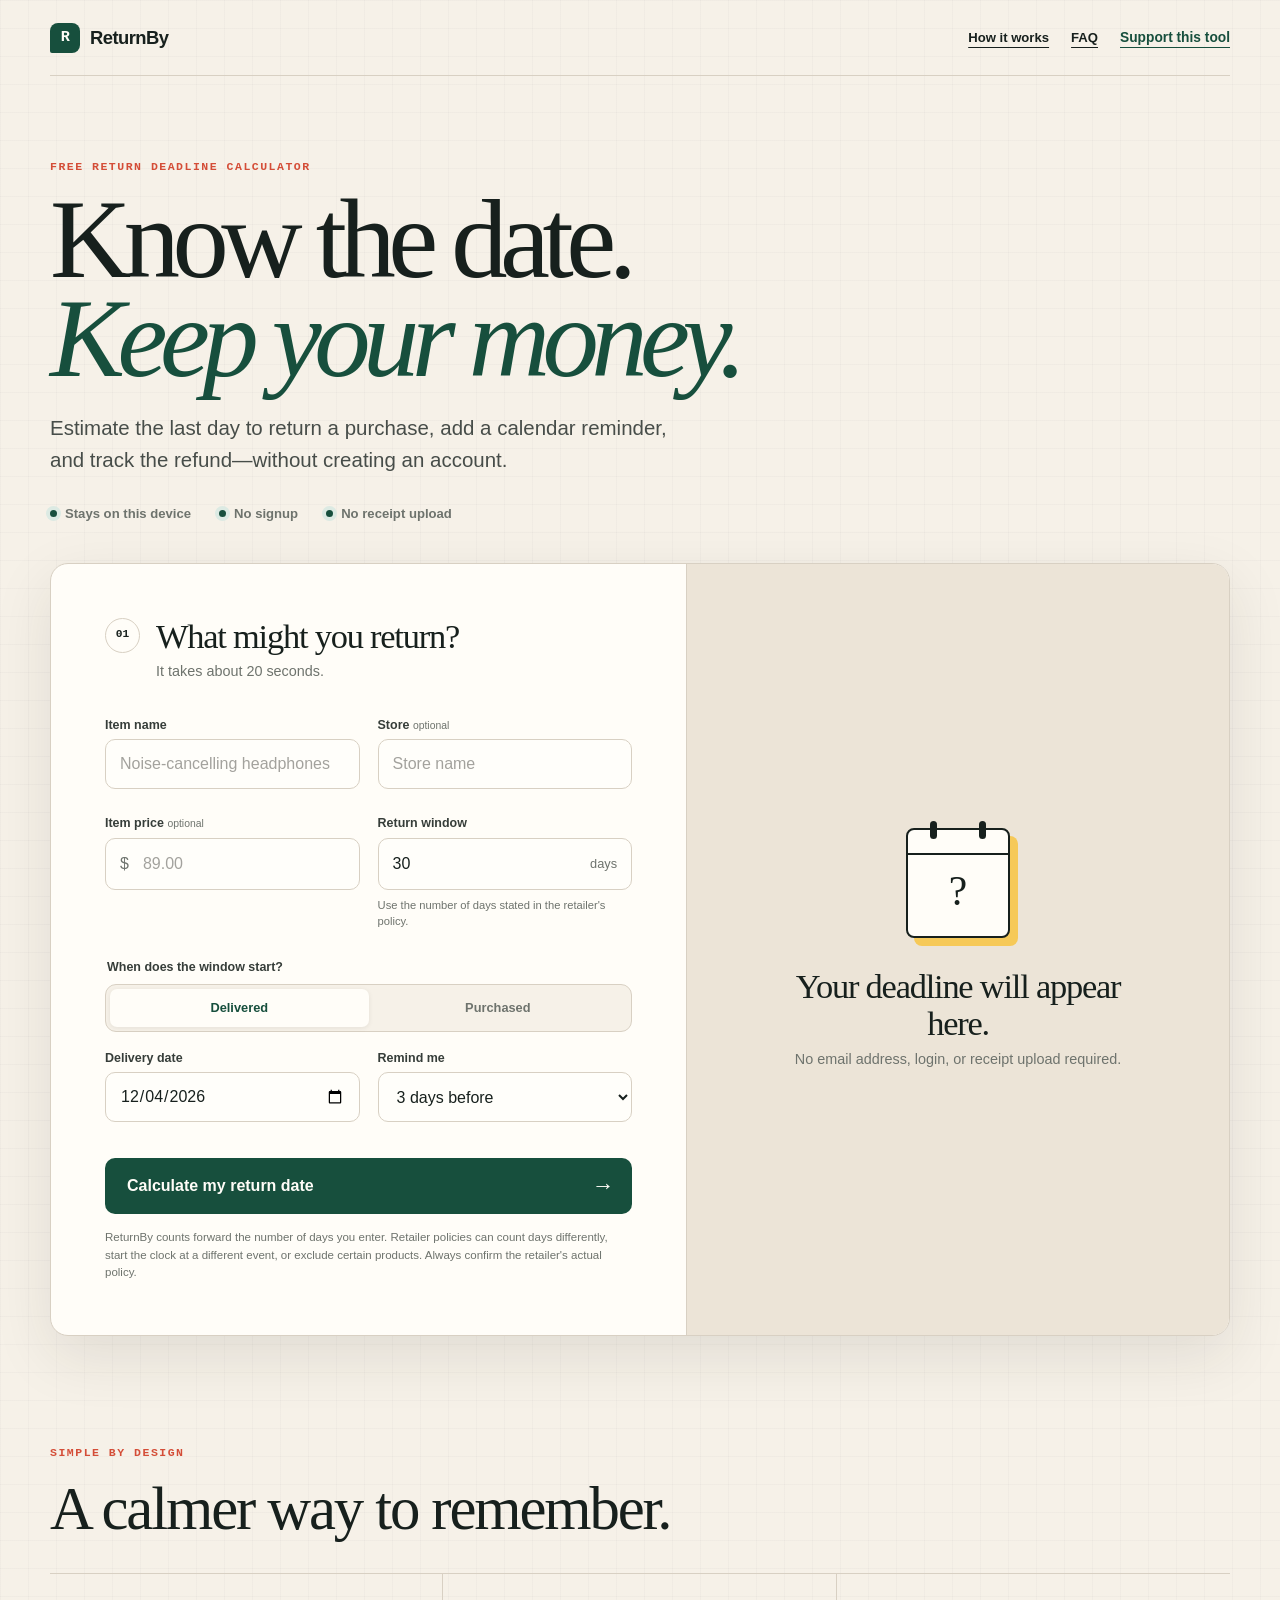
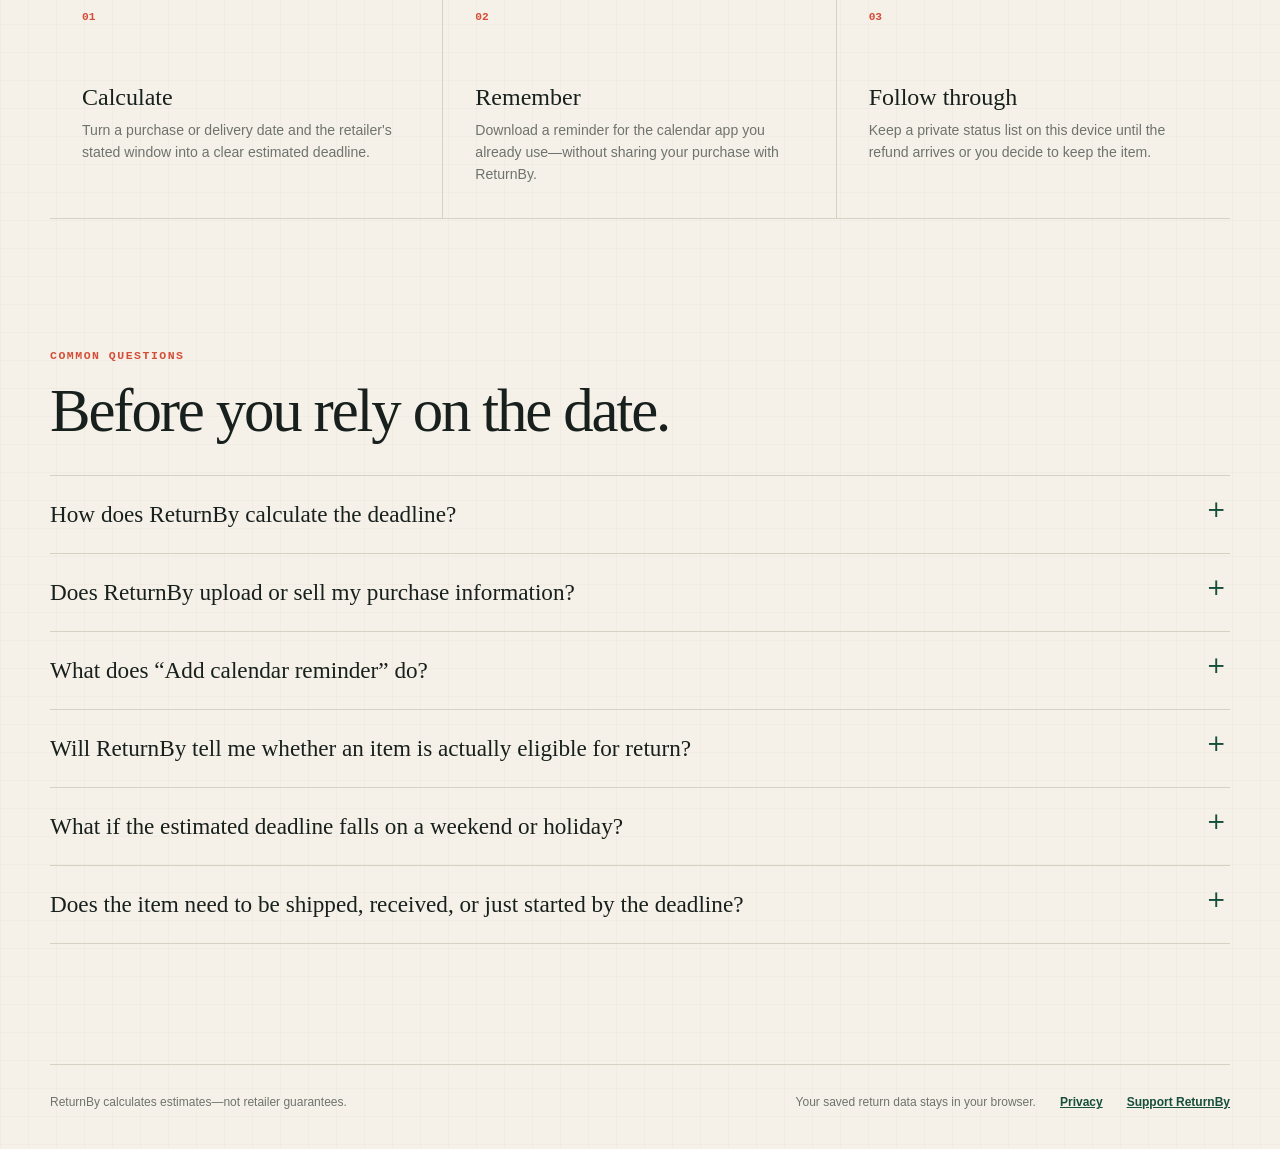
<file: index.html>
<!doctype html>
<html lang="en">
  <head>
    <meta charset="UTF-8" />
    <meta name="viewport" content="width=device-width, initial-scale=1.0" />
    <meta name="theme-color" content="#f6f1e8" />
    <meta name="color-scheme" content="light" />
    <meta name="robots" content="index, follow, max-image-preview:large" />
    <meta name="author" content="ReturnBy" />
    <meta name="google-site-verification" content="KU4s3W5bjy81CBiQSl8nSk_-t20-QcciCeZDQrzYO9g" />
    <meta
      name="description"
      content="Free return deadline calculator and refund tracker. Estimate a return-by date, add a reminder, and save returns privately on your device."
    />
    <link rel="canonical" href="https://returnby-tool.netlify.app/" />
    <meta property="og:type" content="website" />
    <meta property="og:site_name" content="ReturnBy" />
    <meta property="og:locale" content="en_US" />
    <meta property="og:url" content="https://returnby-tool.netlify.app/" />
    <meta property="og:title" content="ReturnBy — Free Return Deadline Calculator" />
    <meta
      property="og:description"
      content="Estimate a return deadline, add a reminder, and track refunds privately on your device. No signup or receipt upload."
    />
    <meta property="og:image" content="https://returnby-tool.netlify.app/og.png" />
    <meta property="og:image:width" content="1200" />
    <meta property="og:image:height" content="630" />
    <meta property="og:image:alt" content="ReturnBy return deadline calculator preview" />
    <meta name="twitter:card" content="summary_large_image" />
    <meta name="twitter:title" content="ReturnBy — Free Return Deadline Calculator" />
    <meta
      name="twitter:description"
      content="Estimate a return deadline, add a reminder, and track refunds privately on your device."
    />
    <meta name="twitter:image" content="https://returnby-tool.netlify.app/og.png" />
    <meta name="twitter:image:alt" content="ReturnBy return deadline calculator preview" />
    <meta name="application-name" content="ReturnBy" />
    <link rel="sitemap" type="application/xml" href="/sitemap.xml" />
    <link rel="icon" href="/favicon.svg" type="image/svg+xml" />
    <link rel="stylesheet" href="/styles.css?v=20260909-1" />
    <title>Free Return Deadline Calculator & Refund Tracker | ReturnBy</title>
    <script type="application/ld+json">
      {
        "@context": "https://schema.org",
        "@graph": [
          {
            "@type": "WebApplication",
            "@id": "https://returnby-tool.netlify.app/#app",
            "name": "ReturnBy",
            "url": "https://returnby-tool.netlify.app/",
            "description": "A free return deadline calculator and private refund tracker that works in the browser without an account.",
            "applicationCategory": "UtilitiesApplication",
            "operatingSystem": "Any",
            "browserRequirements": "Requires a modern web browser with JavaScript enabled for calculations and saved returns.",
            "offers": {
              "@type": "Offer",
              "price": "0",
              "priceCurrency": "USD"
            }
          },
          {
            "@type": "FAQPage",
            "@id": "https://returnby-tool.netlify.app/#faq",
            "mainEntity": [
              {
                "@type": "Question",
                "name": "How does ReturnBy calculate a return deadline?",
                "acceptedAnswer": {
                  "@type": "Answer",
                  "text": "ReturnBy adds the return-window length you enter to the purchase or delivery date you choose. The result is an estimate because retailers can count days differently and apply exclusions or special rules."
                }
              },
              {
                "@type": "Question",
                "name": "Does ReturnBy upload my purchase information?",
                "acceptedAnswer": {
                  "@type": "Answer",
                  "text": "No. ReturnBy does not require an account or receipt upload. Saved returns are stored in your browser on your device."
                }
              },
              {
                "@type": "Question",
                "name": "Can ReturnBy remind me before a return deadline?",
                "acceptedAnswer": {
                  "@type": "Answer",
                  "text": "Yes. ReturnBy can download a calendar reminder file that you can add to the calendar app you already use."
                }
              },
              {
                "@type": "Question",
                "name": "Will ReturnBy tell me whether an item is actually eligible for return?",
                "acceptedAnswer": {
                  "@type": "Answer",
                  "text": "No. ReturnBy helps track dates only. Final eligibility, refund method, fees, exclusions, and policy exceptions are controlled by the retailer."
                }
              },
              {
                "@type": "Question",
                "name": "What if the estimated deadline falls on a weekend or holiday?",
                "acceptedAnswer": {
                  "@type": "Answer",
                  "text": "ReturnBy does not automatically move the date for weekends or holidays. Store hours, shipping cutoffs, and retailer policy wording can affect the real deadline."
                }
              },
              {
                "@type": "Question",
                "name": "Does the item need to be shipped, received, or just started by the deadline?",
                "acceptedAnswer": {
                  "@type": "Answer",
                  "text": "That depends on the retailer. Some policies require a return to be initiated by the deadline, some require a postmark, and others require the item to be received."
                }
              }
            ]
          }
        ]
      }
    </script>
  </head>
  <body>
    <a class="skip-link" href="#calculator">Skip to return calculator</a>
    <header class="site-header">
      <a class="brand" href="#top" aria-label="ReturnBy home">
        <span class="brand-mark" aria-hidden="true">R</span>
        <span>ReturnBy</span>
      </a>
      <nav class="header-links" aria-label="Primary navigation">
        <a href="#how">How it works</a>
        <a href="#faq">FAQ</a>
        <a class="support-link" href="https://buymeacoffee.com/divclass016" target="_blank" rel="noopener noreferrer">
          Support this tool
        </a>
      </nav>
    </header>

    <main id="top">
      <section class="intro" aria-labelledby="page-title">
        <p class="eyebrow">Free return deadline calculator</p>
        <h1 id="page-title">Know the date.<br /><em>Keep your money.</em></h1>
        <p class="intro-copy">
          Estimate the last day to return a purchase, add a calendar reminder, and track the refund—without creating an account.
        </p>
        <div class="trust-row" aria-label="Privacy details">
          <span><i aria-hidden="true"></i> Stays on this device</span>
          <span><i aria-hidden="true"></i> No signup</span>
          <span><i aria-hidden="true"></i> No receipt upload</span>
        </div>
      </section>

      <section class="calculator-shell" id="calculator" aria-label="Return deadline calculator">
        <form id="return-form" class="return-form" novalidate>
          <div class="form-heading">
            <span class="step-number">01</span>
            <div>
              <h2>What might you return?</h2>
              <p>It takes about 20 seconds.</p>
            </div>
          </div>

          <div class="field-grid two-up">
            <label class="field">
              <span>Item name</span>
              <input id="item-name" name="itemName" type="text" placeholder="Noise-cancelling headphones" maxlength="80" autocomplete="off" required aria-describedby="item-name-error" />
              <small class="field-error" id="item-name-error" aria-live="polite"></small>
            </label>
            <label class="field">
              <span>Store <small>optional</small></span>
              <input id="store-name" name="storeName" type="text" placeholder="Store name" maxlength="60" autocomplete="organization" />
            </label>
          </div>

          <div class="field-grid two-up">
            <label class="field">
              <span>Item price <small>optional</small></span>
              <div class="money-input">
                <span aria-hidden="true">$</span>
                <input id="item-price" name="itemPrice" type="number" min="0" max="1000000" step="0.01" inputmode="decimal" placeholder="89.00" aria-label="Item price in US dollars" aria-describedby="item-price-error" />
              </div>
              <small class="field-error" id="item-price-error" aria-live="polite"></small>
            </label>
            <label class="field">
              <span>Return window</span>
              <div class="unit-input">
                <input id="return-window" name="returnWindow" type="number" min="1" max="730" step="1" inputmode="numeric" value="30" required aria-describedby="return-window-help return-window-error" />
                <span>days</span>
              </div>
              <small class="field-help" id="return-window-help">Use the number of days stated in the retailer's policy.</small>
              <small class="field-error" id="return-window-error" aria-live="polite"></small>
            </label>
          </div>

          <fieldset class="date-choice">
            <legend>When does the window start?</legend>
            <div class="segmented-control">
              <label>
                <input type="radio" name="dateType" value="Delivered" checked />
                <span>Delivered</span>
              </label>
              <label>
                <input type="radio" name="dateType" value="Purchased" />
                <span>Purchased</span>
              </label>
            </div>
          </fieldset>

          <div class="field-grid two-up date-row">
            <label class="field">
              <span id="start-date-label">Delivery date</span>
              <input id="start-date" name="startDate" type="date" required aria-describedby="start-date-error" />
              <small class="field-error" id="start-date-error" aria-live="polite"></small>
            </label>
            <label class="field">
              <span>Remind me</span>
              <select id="reminder-days" name="reminderDays">
                <option value="1">1 day before</option>
                <option value="3" selected>3 days before</option>
                <option value="7">1 week before</option>
                <option value="14">2 weeks before</option>
              </select>
            </label>
          </div>

          <button class="primary-button" type="submit">
            <span>Calculate my return date</span>
            <span class="button-arrow" aria-hidden="true">→</span>
          </button>

          <p class="policy-note">
            ReturnBy counts forward the number of days you enter. Retailer policies can count days differently, start the clock at a different event, or exclude certain products. Always confirm the retailer's actual policy.
          </p>
        </form>

        <aside class="result-panel" id="result-panel" aria-live="polite" aria-labelledby="result-heading">
          <div class="empty-result" id="empty-result">
            <div class="calendar-illustration" aria-hidden="true">
              <span></span>
              <strong>?</strong>
            </div>
            <h2>Your deadline will appear here.</h2>
            <p>No email address, login, or receipt upload required.</p>
          </div>

          <div class="result-content" id="result-content" hidden>
            <div class="result-topline">
              <span class="result-status" id="result-status">Plenty of time</span>
              <span class="result-store" id="result-store"></span>
            </div>
            <p class="result-kicker">Your estimated last day to return</p>
            <h2 id="result-heading" class="deadline-date"><time id="deadline-time"></time></h2>
            <p class="countdown" id="countdown"></p>

            <div class="value-protected" id="value-protected" hidden>
              <span>Purchase value you're tracking</span>
              <strong id="protected-amount"></strong>
            </div>

            <div class="result-actions">
              <button class="secondary-button" id="calendar-button" type="button">Add calendar reminder</button>
              <button class="text-button" id="copy-button" type="button">Copy details</button>
            </div>

            <button class="save-button" id="save-button" type="button">
              <span aria-hidden="true">＋</span> Save to this device
            </button>

            <p class="result-disclaimer">Estimate only. The retailer's published policy controls the actual deadline and eligibility.</p>

            <div class="coffee-card">
              <div>
                <p>Did this help protect your purchase?</p>
                <span>Keep ReturnBy free and private.</span>
              </div>
              <a href="https://buymeacoffee.com/divclass016" target="_blank" rel="noopener noreferrer">Buy me a coffee</a>
            </div>
          </div>
        </aside>
      </section>

      <section class="saved-section" id="saved-section" aria-labelledby="saved-title" hidden>
        <div class="section-heading">
          <div>
            <p class="eyebrow">Saved locally</p>
            <h2 id="saved-title">My returns</h2>
          </div>
          <button class="text-button danger-text" id="clear-all-button" type="button">Clear all</button>
        </div>
        <p class="section-note">Saved returns stay in this browser. Clearing browser storage can remove them.</p>
        <div class="saved-list" id="saved-list"></div>
      </section>

      <section class="how-it-works" id="how" aria-labelledby="how-title">
        <div class="section-heading">
          <div>
            <p class="eyebrow">Simple by design</p>
            <h2 id="how-title">A calmer way to remember.</h2>
          </div>
        </div>
        <div class="principles-grid">
          <article>
            <span>01</span>
            <h3>Calculate</h3>
            <p>Turn a purchase or delivery date and the retailer's stated window into a clear estimated deadline.</p>
          </article>
          <article>
            <span>02</span>
            <h3>Remember</h3>
            <p>Download a reminder for the calendar app you already use—without sharing your purchase with ReturnBy.</p>
          </article>
          <article>
            <span>03</span>
            <h3>Follow through</h3>
            <p>Keep a private status list on this device until the refund arrives or you decide to keep the item.</p>
          </article>
        </div>
      </section>

      <section class="faq-section" id="faq" aria-labelledby="faq-title">
        <div class="section-heading">
          <div>
            <p class="eyebrow">Common questions</p>
            <h2 id="faq-title">Before you rely on the date.</h2>
          </div>
        </div>
        <div class="faq-list">
          <details>
            <summary>How does ReturnBy calculate the deadline?</summary>
            <p>ReturnBy adds the number of days you enter to the purchase or delivery date you choose. That gives you an estimate to plan around. Retailers may count days differently, use a different starting event, or apply product-specific exceptions, so confirm the store's policy before relying on the result.</p>
          </details>
          <details>
            <summary>Does ReturnBy upload or sell my purchase information?</summary>
            <p>No. There is no account or receipt upload. If you save a return, the information is stored in your browser on this device. ReturnBy currently does not use analytics or tracking pixels.</p>
          </details>
          <details>
            <summary>What does “Add calendar reminder” do?</summary>
            <p>It downloads a standard calendar file with the estimated deadline and the reminder timing you selected. You choose whether to add that file to your calendar.</p>
          </details>
          <details>
            <summary>Will ReturnBy tell me whether an item is actually eligible for return?</summary>
            <p>No. ReturnBy helps with date tracking only. Final eligibility, refund method, fees, exclusions, and policy exceptions are controlled by the retailer.</p>
          </details>
          <details>
            <summary>What if the estimated deadline falls on a weekend or holiday?</summary>
            <p>ReturnBy does not automatically move the date. Some retailers allow online initiation at any time, while store hours, shipping cutoffs, and policy wording can matter. Check the retailer's policy and start the return early when possible.</p>
          </details>
          <details>
            <summary>Does the item need to be shipped, received, or just started by the deadline?</summary>
            <p>That depends on the retailer. Some policies require you to start the return by the deadline, others require a postmark, and some require the item to arrive back. ReturnBy tracks the date you enter, so confirm what the retailer actually requires.</p>
          </details>
        </div>
      </section>
    </main>

    <footer>
      <p>ReturnBy calculates estimates—not retailer guarantees.</p>
      <div>
        <span>Your saved return data stays in your browser.</span>
        <a href="/privacy.html">Privacy</a>
        <a href="https://buymeacoffee.com/divclass016" target="_blank" rel="noopener noreferrer">Support ReturnBy</a>
      </div>
    </footer>

    <div class="toast" id="toast" role="status" aria-live="polite"></div>
    <script src="/app.js?v=20260909-1" defer></script>
  </body>
</html>
</file>
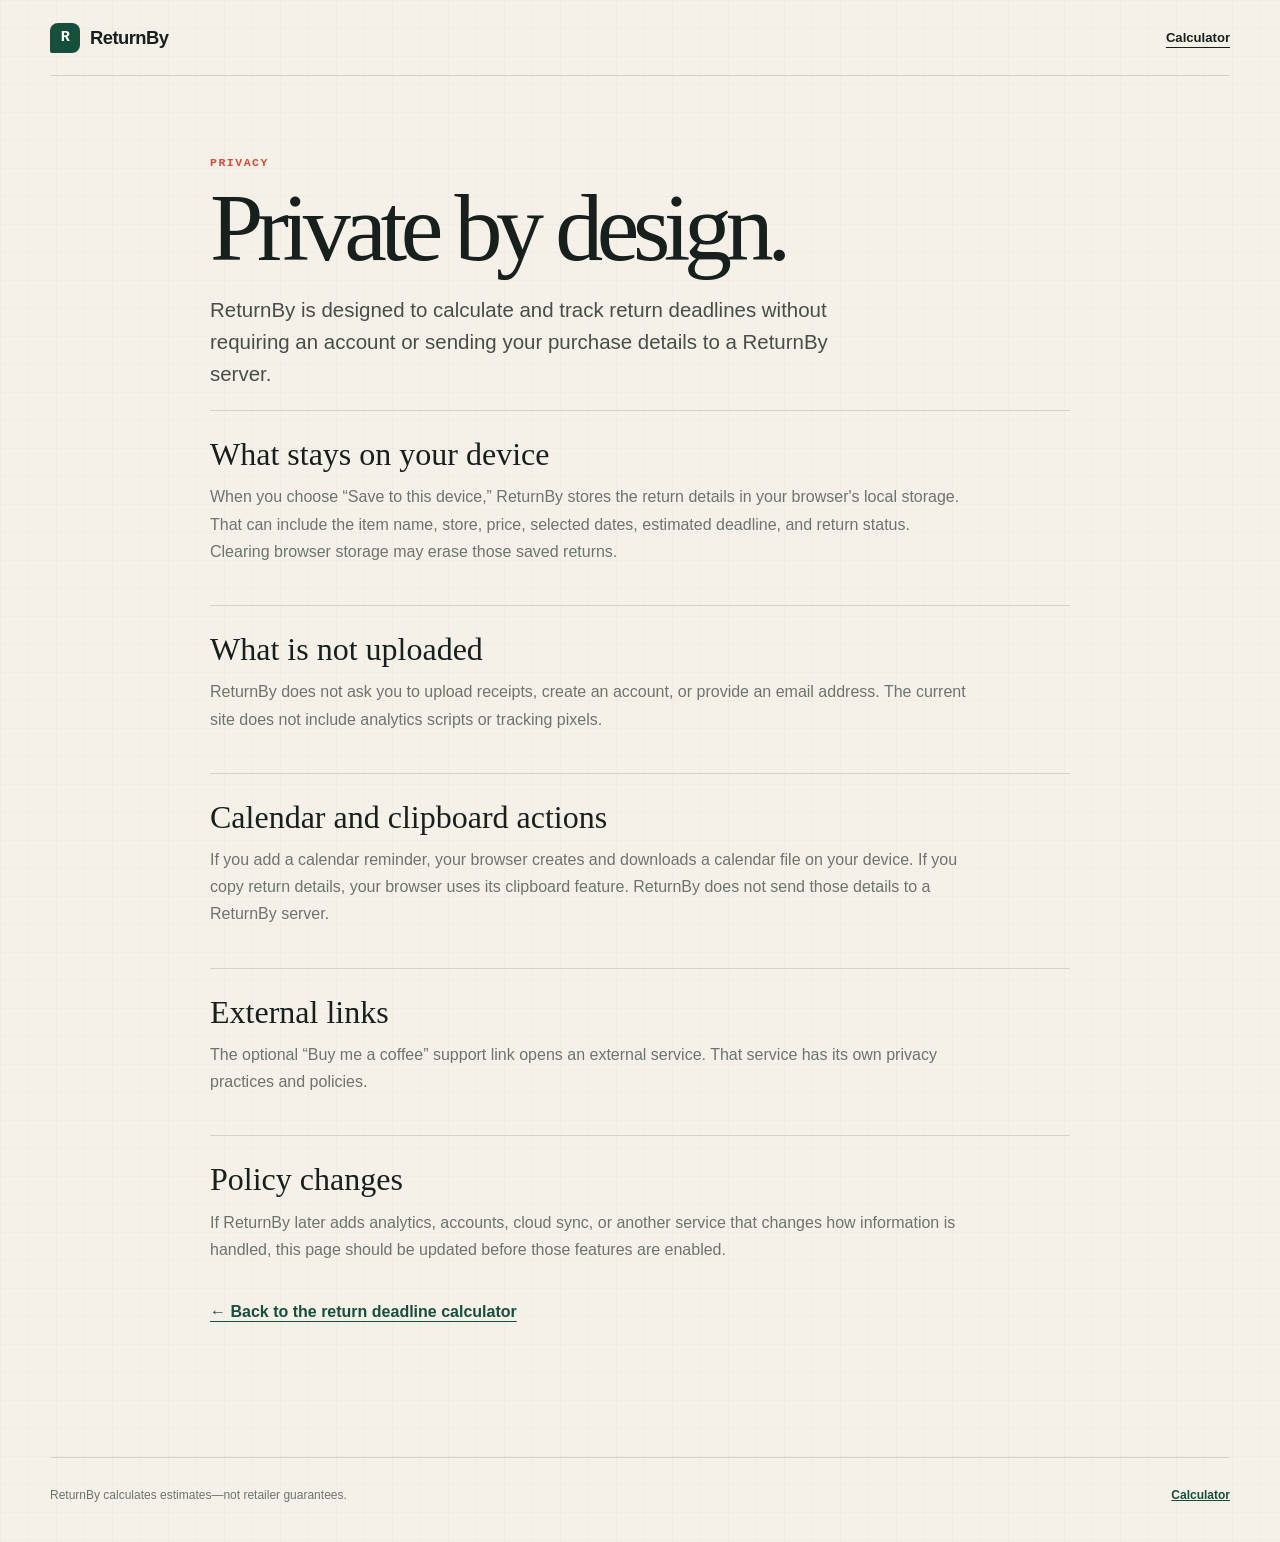
<file: privacy.html>
<!doctype html>
<html lang="en">
<head>
  <meta charset="UTF-8" />
  <meta name="viewport" content="width=device-width, initial-scale=1.0" />
  <meta name="theme-color" content="#f6f1e8" />
  <meta name="robots" content="index, follow" />
  <meta name="description" content="ReturnBy privacy information: how saved returns, calendar reminders, clipboard actions, and external support links work." />
  <link rel="canonical" href="https://returnby-tool.netlify.app/privacy.html" />
  <link rel="icon" href="/favicon.svg" type="image/svg+xml" />
  <link rel="stylesheet" href="/styles.css?v=20260909-1" />
  <title>Privacy | ReturnBy</title>
</head>
<body>
  <a class="skip-link" href="#main">Skip to privacy information</a>
  <header class="site-header">
    <a class="brand" href="/" aria-label="ReturnBy home"><span class="brand-mark" aria-hidden="true">R</span><span>ReturnBy</span></a>
    <nav class="header-links" aria-label="Primary navigation"><a href="/">Calculator</a></nav>
  </header>
  <main id="main" class="legal-page">
    <p class="eyebrow">Privacy</p>
    <h1>Private by design.</h1>
    <p class="intro-copy">ReturnBy is designed to calculate and track return deadlines without requiring an account or sending your purchase details to a ReturnBy server.</p>

    <section>
      <h2>What stays on your device</h2>
      <p>When you choose “Save to this device,” ReturnBy stores the return details in your browser's local storage. That can include the item name, store, price, selected dates, estimated deadline, and return status. Clearing browser storage may erase those saved returns.</p>
    </section>
    <section>
      <h2>What is not uploaded</h2>
      <p>ReturnBy does not ask you to upload receipts, create an account, or provide an email address. The current site does not include analytics scripts or tracking pixels.</p>
    </section>
    <section>
      <h2>Calendar and clipboard actions</h2>
      <p>If you add a calendar reminder, your browser creates and downloads a calendar file on your device. If you copy return details, your browser uses its clipboard feature. ReturnBy does not send those details to a ReturnBy server.</p>
    </section>
    <section>
      <h2>External links</h2>
      <p>The optional “Buy me a coffee” support link opens an external service. That service has its own privacy practices and policies.</p>
    </section>
    <section>
      <h2>Policy changes</h2>
      <p>If ReturnBy later adds analytics, accounts, cloud sync, or another service that changes how information is handled, this page should be updated before those features are enabled.</p>
    </section>
    <p><a class="text-link" href="/">← Back to the return deadline calculator</a></p>
  </main>
  <footer><p>ReturnBy calculates estimates—not retailer guarantees.</p><div><a href="/">Calculator</a></div></footer>
</body>
</html>
</file>
<file: styles.css>
:root{color-scheme:light;--paper:#f6f1e8;--paper-deep:#ece4d7;--ink:#17201d;--muted:#6e736d;--line:#d8d0c3;--white:#fffdf8;--green:#174f3d;--green-soft:#dceae3;--coral:#ef684f;--coral-dark:#d44d37;--yellow:#f6c958;--red:#b53d30;--shadow:0 20px 60px rgba(42,37,29,0.1);--radius:18px}*{box-sizing:border-box}html{scroll-behavior:smooth}body{margin:0;min-width:320px;background:linear-gradient(rgba(23,32,29,0.025) 1px,transparent 1px),linear-gradient(90deg,rgba(23,32,29,0.025) 1px,transparent 1px),var(--paper);background-size:28px 28px;color:var(--ink);font-family:Inter,ui-sans-serif,-apple-system,BlinkMacSystemFont,"Segoe UI",sans-serif;-webkit-font-smoothing:antialiased}button,input,select{font:inherit}button,a{-webkit-tap-highlight-color:transparent}button:focus-visible,a:focus-visible,input:focus-visible,select:focus-visible{outline:3px solid rgba(239,104,79,0.35);outline-offset:3px}.site-header,main,footer{width:min(1180px,calc(100% - 40px));margin-inline:auto}.site-header{min-height:76px;display:flex;align-items:center;justify-content:space-between;border-bottom:1px solid var(--line)}.brand{display:inline-flex;align-items:center;gap:10px;color:var(--ink);text-decoration:none;font-weight:780;letter-spacing:-0.03em;font-size:1.15rem}.brand-mark{width:30px;height:30px;display:grid;place-items:center;border-radius:8px 8px 8px 2px;color:var(--white);background:var(--green);font:800 0.95rem/1 ui-monospace,SFMono-Regular,Menlo,monospace}.support-link{color:var(--ink);text-underline-offset:5px;font-size:0.86rem;font-weight:700}.intro{padding:84px 0 42px;max-width:820px}.eyebrow{margin:0 0 16px;color:var(--coral-dark);font:760 0.72rem/1.2 ui-monospace,SFMono-Regular,Menlo,monospace;letter-spacing:0.13em;text-transform:uppercase}h1,h2,h3,p{margin-top:0}h1{margin-bottom:24px;max-width:760px;font-family:Georgia,"Times New Roman",serif;font-size:clamp(3.4rem,8.8vw,7.4rem);line-height:0.88;letter-spacing:-0.067em;font-weight:500}h1 em{color:var(--green);font-weight:500}.intro-copy{max-width:620px;color:#474d49;font-size:clamp(1.05rem,2vw,1.28rem);line-height:1.55}.trust-row{display:flex;flex-wrap:wrap;gap:13px 28px;margin-top:30px;color:var(--muted);font-size:0.82rem;font-weight:650}.trust-row span{display:inline-flex;align-items:center;gap:8px}.trust-row i{width:7px;height:7px;border-radius:50%;background:var(--green);box-shadow:0 0 0 4px var(--green-soft)}.calculator-shell{display:grid;grid-template-columns:minmax(0,1.08fr) minmax(360px,0.92fr);background:var(--white);border:1px solid var(--line);border-radius:var(--radius);box-shadow:var(--shadow);overflow:hidden}.return-form,.result-panel{padding:clamp(28px,5vw,54px)}.return-form{border-right:1px solid var(--line)}.form-heading{display:flex;gap:16px;align-items:flex-start;margin-bottom:36px}.step-number{display:grid;place-items:center;flex:0 0 35px;width:35px;height:35px;border:1px solid var(--line);border-radius:50%;font:750 0.7rem/1 ui-monospace,SFMono-Regular,Menlo,monospace}.form-heading h2,.section-heading h2,.empty-result h2{margin-bottom:6px;font-family:Georgia,"Times New Roman",serif;font-size:clamp(1.55rem,3vw,2.15rem);line-height:1.1;letter-spacing:-0.035em;font-weight:500}.form-heading p,.empty-result p{margin:0;color:var(--muted);font-size:0.9rem;line-height:1.5}.field-grid{display:grid;gap:18px}.field-grid.two-up{grid-template-columns:1fr 1fr}.field-grid + .field-grid,.date-choice + .field-grid{margin-top:20px}.field{display:flex;flex-direction:column;gap:8px}.field>span,.date-choice legend{color:#363d39;font-size:0.78rem;line-height:1;font-weight:750}.field>span small{color:var(--muted);font-weight:500}input,select,.money-input,.unit-input{width:100%;min-height:50px;border:1px solid var(--line);border-radius:10px;background:#fffefa;color:var(--ink)}input,select{padding:0 14px}input::placeholder{color:#a3a29d}input:hover,select:hover,.money-input:hover,.unit-input:hover{border-color:#aaa398}input:focus,select:focus,.money-input:focus-within,.unit-input:focus-within{border-color:var(--green);box-shadow:0 0 0 3px rgba(23,79,61,0.1);outline:none}.money-input,.unit-input{display:flex;align-items:center;overflow:hidden}.money-input>span{padding-left:14px;color:var(--muted)}.money-input input,.unit-input input{min-width:0;border:0;box-shadow:none;background:transparent}.unit-input>span{padding-right:14px;color:var(--muted);font-size:0.8rem}.field-error{min-height:0;color:var(--red);font-size:0.72rem}.date-choice{margin:24px 0 0;padding:0;border:0}.date-choice legend{margin-bottom:10px}.segmented-control{display:grid;grid-template-columns:1fr 1fr;padding:4px;background:var(--paper);border:1px solid var(--line);border-radius:11px}.segmented-control label{cursor:pointer}.segmented-control input{position:absolute;width:1px;height:1px;opacity:0}.segmented-control span{min-height:38px;display:grid;place-items:center;border-radius:7px;color:var(--muted);font-size:0.8rem;font-weight:700}.segmented-control input:checked + span{color:var(--green);background:var(--white);box-shadow:0 1px 5px rgba(30,29,25,0.08)}.segmented-control input:focus-visible + span{outline:3px solid rgba(239,104,79,0.35);outline-offset:1px}.primary-button,.secondary-button,.save-button,.coffee-card a{border:0;cursor:pointer;text-decoration:none;font-weight:760}.primary-button{width:100%;min-height:56px;margin-top:28px;padding:0 18px 0 22px;display:flex;justify-content:space-between;align-items:center;color:var(--white);background:var(--green);border-radius:10px;transition:transform 160ms ease,background 160ms ease}.primary-button:hover{background:#103f30;transform:translateY(-1px)}.button-arrow{font-size:1.4rem;transition:transform 160ms ease}.primary-button:hover .button-arrow{transform:translateX(3px)}.policy-note{margin:15px 0 0;color:var(--muted);font-size:0.72rem;line-height:1.5}.result-panel{min-height:590px;display:flex;align-items:center;background:var(--paper-deep)}.empty-result{width:100%;max-width:330px;margin:auto;text-align:center}.calendar-illustration{position:relative;width:104px;height:110px;margin:0 auto 30px;display:grid;place-items:center;border:2px solid var(--ink);border-radius:8px;background:var(--white);box-shadow:8px 8px 0 var(--yellow)}.calendar-illustration::before,.calendar-illustration::after{content:"";position:absolute;top:-9px;width:7px;height:18px;border-radius:5px;background:var(--ink)}.calendar-illustration::before{left:22px}.calendar-illustration::after{right:22px}.calendar-illustration span{position:absolute;top:23px;left:0;width:100%;height:2px;background:var(--ink)}.calendar-illustration strong{padding-top:18px;font:500 2.6rem/1 Georgia,serif}.result-content{width:100%;animation:reveal 380ms ease both}@keyframes reveal{from{opacity:0;transform:translateY(8px)}to{opacity:1;transform:translateY(0)}}.result-topline{display:flex;justify-content:space-between;align-items:center;gap:14px;margin-bottom:46px}.result-status{display:inline-flex;align-items:center;min-height:28px;padding:0 11px;border-radius:999px;color:var(--green);background:var(--green-soft);font-size:0.7rem;font-weight:780}.result-status.urgent{color:#6f331b;background:#f7d5b7}.result-status.expired{color:#7f2924;background:#f3cfca}.result-store{color:var(--muted);font-size:0.78rem;font-weight:650}.result-kicker{margin-bottom:8px;color:var(--muted);font-size:0.77rem;font-weight:720;text-transform:uppercase;letter-spacing:0.08em}.deadline-date{margin-bottom:10px;font:500 clamp(2.7rem,6vw,4.8rem)/0.98 Georgia,"Times New Roman",serif;letter-spacing:-0.055em}.countdown{color:#4c534f;font-size:1rem;line-height:1.5}.value-protected{margin:28px 0 0;padding:16px 0;display:flex;justify-content:space-between;align-items:center;border-top:1px dashed #bcb3a6;border-bottom:1px dashed #bcb3a6}.value-protected span{color:var(--muted);font-size:0.78rem}.value-protected strong{font:700 1.28rem/1 ui-monospace,SFMono-Regular,Menlo,monospace}.result-actions{display:grid;grid-template-columns:1fr 1fr;gap:12px;margin-top:28px}.secondary-button,.save-button{min-height:46px;border-radius:9px}.secondary-button{color:var(--white);background:var(--green)}.text-button{border:0;background:transparent;color:var(--green);cursor:pointer;font-weight:750;text-decoration:underline;text-underline-offset:4px}.save-button{width:100%;margin-top:12px;color:var(--green);background:transparent;border:1px solid var(--green)}.save-button:disabled{cursor:default;opacity:0.55}.coffee-card{margin-top:28px;padding:17px;display:grid;grid-template-columns:1fr auto;gap:14px;align-items:center;border-radius:11px;color:#4c2a10;background:#ffe6a9}.coffee-card p{margin-bottom:3px;font-size:0.82rem;font-weight:800}.coffee-card span{display:block;font-size:0.7rem}.coffee-card a{padding:10px 12px;border-radius:7px;color:#fff;background:#6c3a16;font-size:0.72rem;white-space:nowrap}.saved-section,.how-it-works{padding:110px 0 20px}.section-heading{display:flex;align-items:end;justify-content:space-between;gap:24px;margin-bottom:30px}.section-heading h2{margin:0;font-size:clamp(2rem,5vw,3.8rem)}.danger-text{color:var(--red)}.saved-list{display:grid;gap:12px}.saved-card{display:grid;grid-template-columns:minmax(0,1fr) auto auto auto;gap:18px;align-items:center;padding:18px 20px;border:1px solid var(--line);border-radius:12px;background:rgba(255,253,248,0.72)}.saved-card h3{margin:0 0 4px;font-size:1rem}.saved-card p{margin:0;color:var(--muted);font-size:0.76rem}.saved-deadline{text-align:right}.saved-deadline strong{display:block;font-family:Georgia,serif;font-size:1.12rem;font-weight:500}.saved-deadline span{color:var(--muted);font-size:0.7rem}.status-select{width:auto;min-width:142px;min-height:40px;background:var(--white);font-size:0.76rem}.remove-button{width:38px;height:38px;padding:0;border:1px solid var(--line);border-radius:8px;color:var(--muted);background:transparent;cursor:pointer;font-size:1.05rem}.principles-grid{display:grid;grid-template-columns:repeat(3,1fr);border-top:1px solid var(--line);border-bottom:1px solid var(--line)}.principles-grid article{min-height:230px;padding:32px;border-right:1px solid var(--line)}.principles-grid article:last-child{border-right:0}.principles-grid article>span{color:var(--coral-dark);font:750 0.7rem/1 ui-monospace,SFMono-Regular,Menlo,monospace}.principles-grid h3{margin:60px 0 10px;font:500 1.5rem/1.1 Georgia,serif}.principles-grid p{margin:0;color:var(--muted);line-height:1.55;font-size:0.88rem}footer{margin-top:100px;padding:30px 0 40px;display:flex;justify-content:space-between;gap:20px;border-top:1px solid var(--line);color:var(--muted);font-size:0.75rem}footer p{margin:0}footer div{display:flex;gap:24px}footer a{color:var(--green);font-weight:750}.toast{position:fixed;z-index:20;left:50%;bottom:28px;transform:translate(-50%,24px);padding:12px 17px;border-radius:9px;color:var(--white);background:var(--ink);box-shadow:var(--shadow);opacity:0;pointer-events:none;transition:opacity 180ms ease,transform 180ms ease;font-size:0.8rem;font-weight:680}.toast.show{opacity:1;transform:translate(-50%,0)}@media (max-width:850px){.intro{padding-top:64px}.calculator-shell{grid-template-columns:1fr}.return-form{border-right:0;border-bottom:1px solid var(--line)}.result-panel{min-height:480px}.principles-grid{grid-template-columns:1fr}.principles-grid article{min-height:auto;border-right:0;border-bottom:1px solid var(--line)}.principles-grid article:last-child{border-bottom:0}.principles-grid h3{margin-top:28px}}@media (max-width:620px){.site-header,main,footer{width:min(100% - 24px,1180px)}.site-header{min-height:64px}.support-link{font-size:0.74rem}.intro{padding:52px 2px 30px}h1{font-size:clamp(3.15rem,18vw,5rem)}.trust-row{gap:12px 18px}.return-form,.result-panel{padding:28px 20px}.field-grid.two-up{grid-template-columns:1fr}.field-grid + .field-grid{margin-top:18px}.date-row{margin-top:18px !important}.result-panel{min-height:440px}.result-topline{margin-bottom:36px}.coffee-card{grid-template-columns:1fr}.coffee-card a{text-align:center}.saved-section,.how-it-works{padding-top:76px}.saved-card{grid-template-columns:minmax(0,1fr) auto}.saved-deadline{text-align:left}.status-select{grid-column:1 / -1;width:100%}footer{flex-direction:column}footer div{flex-direction:column;gap:8px}}@media (prefers-reduced-motion:reduce){*,*::before,*::after{scroll-behavior:auto !important;animation-duration:0.01ms !important;transition-duration:0.01ms !important}}@media print{body{background:#fff}.site-header,.intro,.return-form,.result-actions,.save-button,.coffee-card,.saved-section,.how-it-works,footer,.toast{display:none !important}.calculator-shell{display:block;border:0;box-shadow:none}.result-panel{min-height:auto;background:#fff;padding:0}}.skip-link{position:fixed;z-index:100;top:10px;left:10px;padding:10px 14px;border-radius:8px;color:var(--white);background:var(--green);transform:translateY(-160%);transition:transform 140ms ease}.skip-link:focus{transform:translateY(0)}.header-links{display:flex;align-items:center;gap:22px;font-size:0.82rem;font-weight:700}.header-links a{color:var(--ink);text-underline-offset:5px}.header-links .support-link{color:var(--green)}.field-help{color:var(--muted);font-size:0.7rem;line-height:1.4}input[aria-invalid="true"],.money-input:has(input[aria-invalid="true"]),.unit-input:has(input[aria-invalid="true"]){border-color:var(--red)}.result-disclaimer,.section-note{color:var(--muted);font-size:0.72rem;line-height:1.5}.result-disclaimer{margin:14px 0 0}.section-note{margin:-18px 0 22px}.faq-section{padding:110px 0 20px}.faq-list{border-top:1px solid var(--line)}.faq-list details{border-bottom:1px solid var(--line)}.faq-list summary{position:relative;padding:24px 44px 24px 0;cursor:pointer;list-style:none;font-family:Georgia,"Times New Roman",serif;font-size:clamp(1.15rem,2.5vw,1.45rem);font-weight:500;line-height:1.25}.faq-list summary::-webkit-details-marker{display:none}.faq-list summary::after{content:"+";position:absolute;right:4px;top:21px;color:var(--green);font:400 1.45rem/1 system-ui,sans-serif}.faq-list details[open] summary::after{content:"−"}.faq-list details p{max-width:780px;margin:-4px 0 24px;color:var(--muted);line-height:1.65}.legal-page{max-width:860px;padding:80px 0 20px}.legal-page h1,.not-found-page h1{font-size:clamp(3rem,8vw,6rem)}.legal-page section{padding:24px 0;border-top:1px solid var(--line)}.legal-page section h2{margin-bottom:10px;font:500 clamp(1.5rem,3vw,2rem)/1.2 Georgia,serif}.legal-page section p{max-width:760px;color:var(--muted);line-height:1.7}.text-link,.primary-link{color:var(--green);font-weight:760;text-underline-offset:4px}.primary-link{display:inline-flex;margin-top:18px;padding:14px 18px;border-radius:9px;color:var(--white);background:var(--green);text-decoration:none}.not-found-page{width:min(760px,calc(100% - 40px));margin:0 auto;padding:16vh 0 80px}@media (max-width:620px){.header-links>a:not(.support-link){display:none}.faq-section{padding-top:76px}.result-actions{grid-template-columns:1fr}}
</file>
